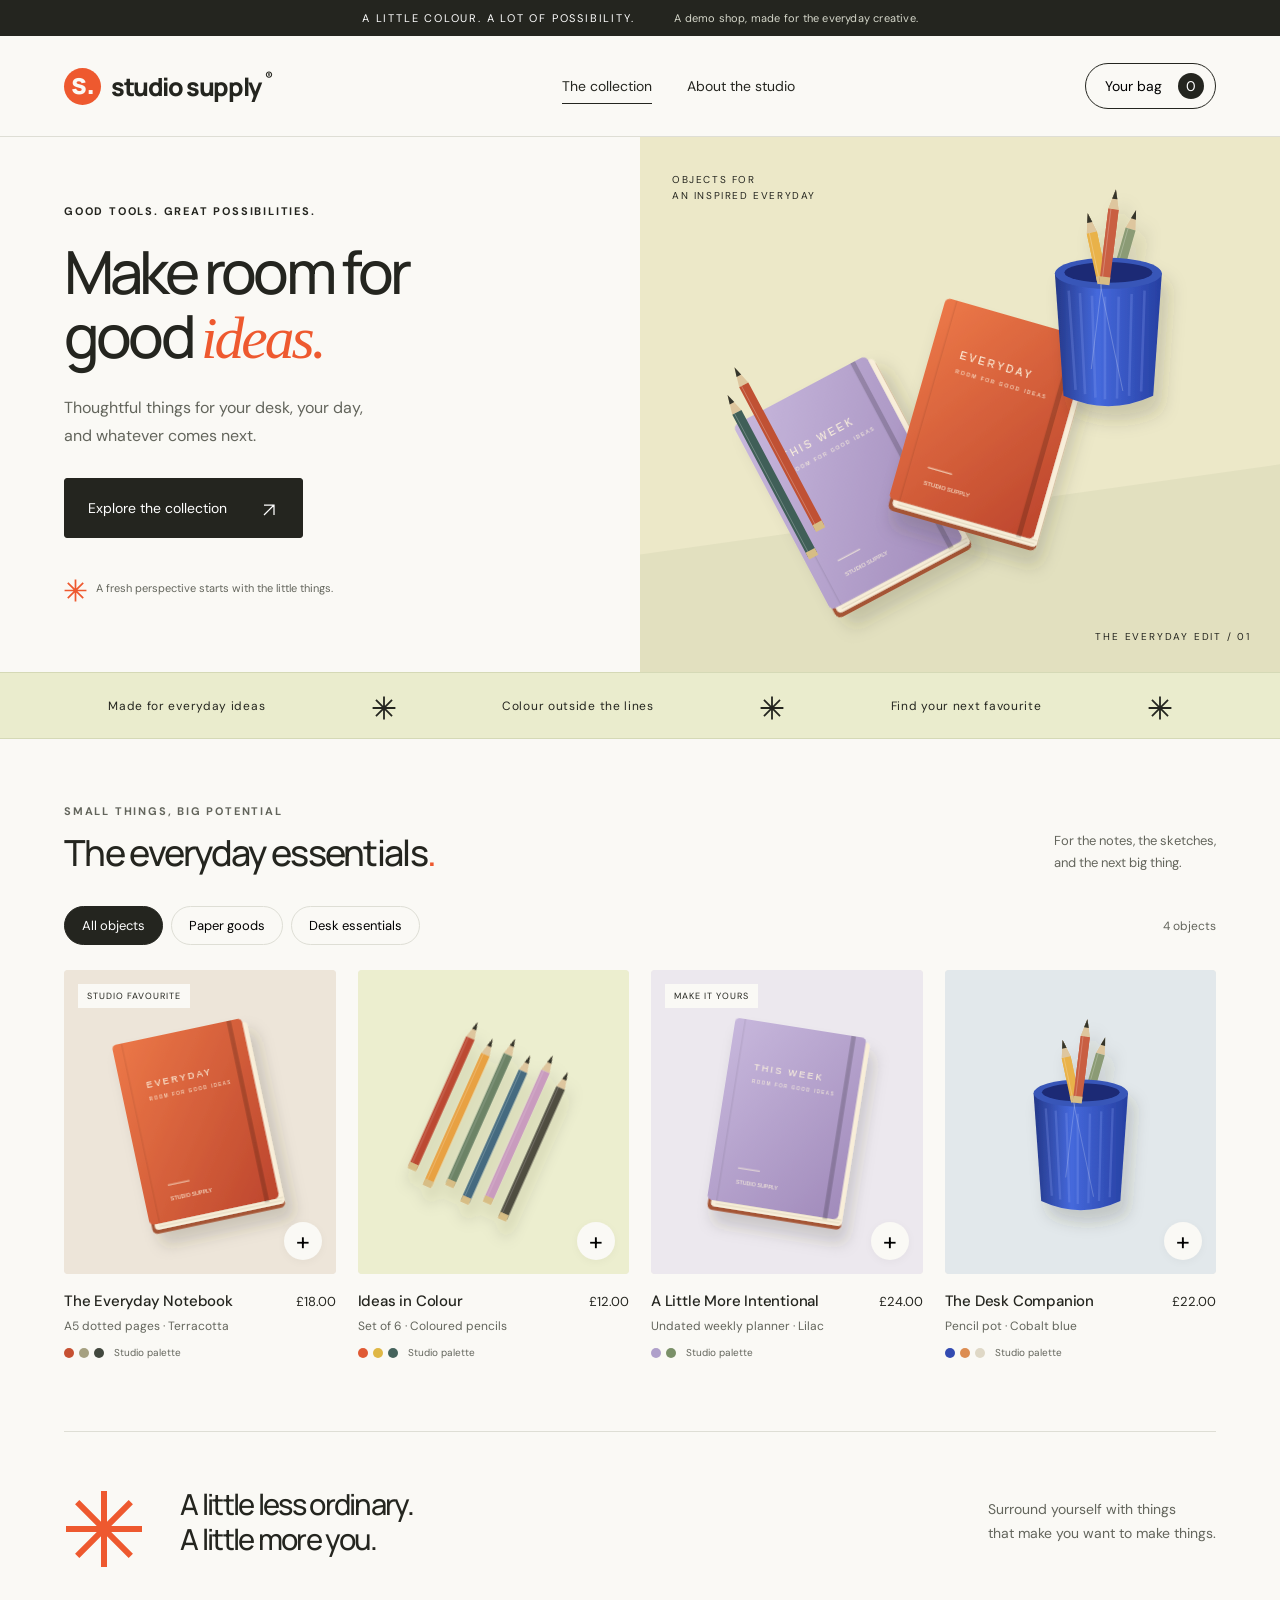
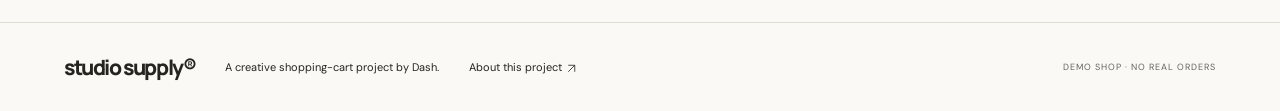
<file: index.html>
<!doctype html>
<html lang="en">
<head>
  <meta charset="utf-8">
  <meta name="viewport" content="width=device-width, initial-scale=1">
  <meta name="description" content="Studio Supply: a small collection of colourful tools for your everyday ideas. A shopping cart demo.">
  <title>Studio Supply — Make room for good ideas.</title>
  <link rel="icon" href="assets/favicon.svg" type="image/svg+xml">
  <link rel="stylesheet" href="style.css">
  <script src="js.js" defer></script>
</head>
<body>
  <a class="skip-link" href="#collection">Skip to collection</a>
  <div class="announcement">A LITTLE COLOUR. A LOT OF POSSIBILITY. <span>A demo shop, made for the everyday creative.</span></div>
  <header class="site-header">
    <a class="brand" href="index.html" aria-label="Studio Supply home"><span class="brand-mark" aria-hidden="true">s.</span>studio supply<span class="brand-dot">®</span></a>
    <nav aria-label="Main navigation"><a class="active" href="#collection">The collection</a><a href="contact.html">About the studio</a></nav>
    <button class="bag-button" id="open-cart" aria-haspopup="dialog">Your bag <span id="cart-count">0</span></button>
  </header>
  <main>
    <section class="hero" aria-labelledby="hero-title">
      <div class="hero-copy"><p class="eyebrow">GOOD TOOLS. GREAT POSSIBILITIES.</p><h1 id="hero-title">Make room for<br>good <em>ideas.</em></h1><p>Thoughtful things for your desk, your day,<br class="desktop-break"> and whatever comes next.</p><a class="primary-button" href="#collection">Explore the collection <span aria-hidden="true"><svg class="arrow-icon" viewBox="0 0 24 24" fill="none" stroke="currentColor" stroke-width="1.5" aria-hidden="true"><path d="M6 18L18 6M6 6h12v12"/></svg></span></a><div class="hero-note"><span aria-hidden="true"><svg class="star-icon" viewBox="0 0 40 40" fill="none" stroke="currentColor" stroke-width="3" aria-hidden="true"><path d="M20 1v38M1 20h38M6.6 6.6l26.8 26.8M6.6 33.4L33.4 6.6"/></svg></span> A fresh perspective starts with the little things.</div></div>
      <div class="hero-art"><img src="assets/studio.svg" alt="An orange notebook, a lilac notebook, a cobalt pencil cup and pencils arranged on a warm yellow desk." width="760" height="620"><span class="art-label">OBJECTS FOR<br>AN INSPIRED EVERYDAY</span><span class="edition">THE EVERYDAY EDIT / 01</span></div>
    </section>
    <div class="values-strip"><span>Made for everyday ideas</span><span aria-hidden="true"><svg class="star-icon" viewBox="0 0 40 40" fill="none" stroke="currentColor" stroke-width="3" aria-hidden="true"><path d="M20 1v38M1 20h38M6.6 6.6l26.8 26.8M6.6 33.4L33.4 6.6"/></svg></span><span>Colour outside the lines</span><span aria-hidden="true"><svg class="star-icon" viewBox="0 0 40 40" fill="none" stroke="currentColor" stroke-width="3" aria-hidden="true"><path d="M20 1v38M1 20h38M6.6 6.6l26.8 26.8M6.6 33.4L33.4 6.6"/></svg></span><span>Find your next favourite</span><span aria-hidden="true"><svg class="star-icon" viewBox="0 0 40 40" fill="none" stroke="currentColor" stroke-width="3" aria-hidden="true"><path d="M20 1v38M1 20h38M6.6 6.6l26.8 26.8M6.6 33.4L33.4 6.6"/></svg></span></div>
    <section class="collection" id="collection" aria-labelledby="collection-title">
      <div class="section-heading"><div><p class="eyebrow">SMALL THINGS, BIG POTENTIAL</p><h2 id="collection-title">The everyday essentials<span>.</span></h2></div><p>For the notes, the sketches,<br>and the next big thing.</p></div>
      <div class="collection-toolbar"><div class="filters" role="group" aria-label="Filter products"><button class="selected" data-filter="all" aria-pressed="true">All objects</button><button data-filter="paper" aria-pressed="false">Paper goods</button><button data-filter="desk" aria-pressed="false">Desk essentials</button></div><span id="product-count">4 objects</span></div>
      <div class="product-grid" id="products"></div>
      <noscript><p>Enable JavaScript to browse products and try the shopping bag.</p></noscript>
    </section>
    <section class="closing-note"><span aria-hidden="true"><svg class="star-icon" viewBox="0 0 40 40" fill="none" stroke="currentColor" stroke-width="3" aria-hidden="true"><path d="M20 1v38M1 20h38M6.6 6.6l26.8 26.8M6.6 33.4L33.4 6.6"/></svg></span><h2>A little less ordinary.<br>A little more you.</h2><p>Surround yourself with things<br>that make you want to make things.</p></section>
  </main>
  <footer><a class="brand" href="index.html">studio supply®</a><p>A creative shopping-cart project by Dash.</p><a href="contact.html">About this project <svg class="arrow-icon" viewBox="0 0 24 24" fill="none" stroke="currentColor" stroke-width="1.5" aria-hidden="true"><path d="M6 18L18 6M6 6h12v12"/></svg></a><span>DEMO SHOP · NO REAL ORDERS</span></footer>
  <dialog id="cart-dialog" aria-labelledby="bag-title">
    <div class="cart-header"><div><p class="eyebrow">YOUR EVERYDAY EDIT</p><h2 id="bag-title">Your bag<span>.</span></h2></div><button class="icon-button" id="close-cart" aria-label="Close bag">×</button></div>
    <div id="cart-items"></div>
    <div class="cart-summary"><div><span>Subtotal</span><strong id="subtotal">£0.00</strong></div><p>Demo shop — no payment or shipping required.</p><button class="primary-button" id="checkout" disabled>Complete demo order <span aria-hidden="true"><svg class="arrow-icon" viewBox="0 0 24 24" fill="none" stroke="currentColor" stroke-width="1.5" aria-hidden="true"><path d="M6 18L18 6M6 6h12v12"/></svg></span></button><button class="text-button" id="continue-shopping">Continue exploring</button></div>
  </dialog>
  <div class="toast" id="toast" role="status" aria-live="polite"></div>
</body>
</html>
</file>
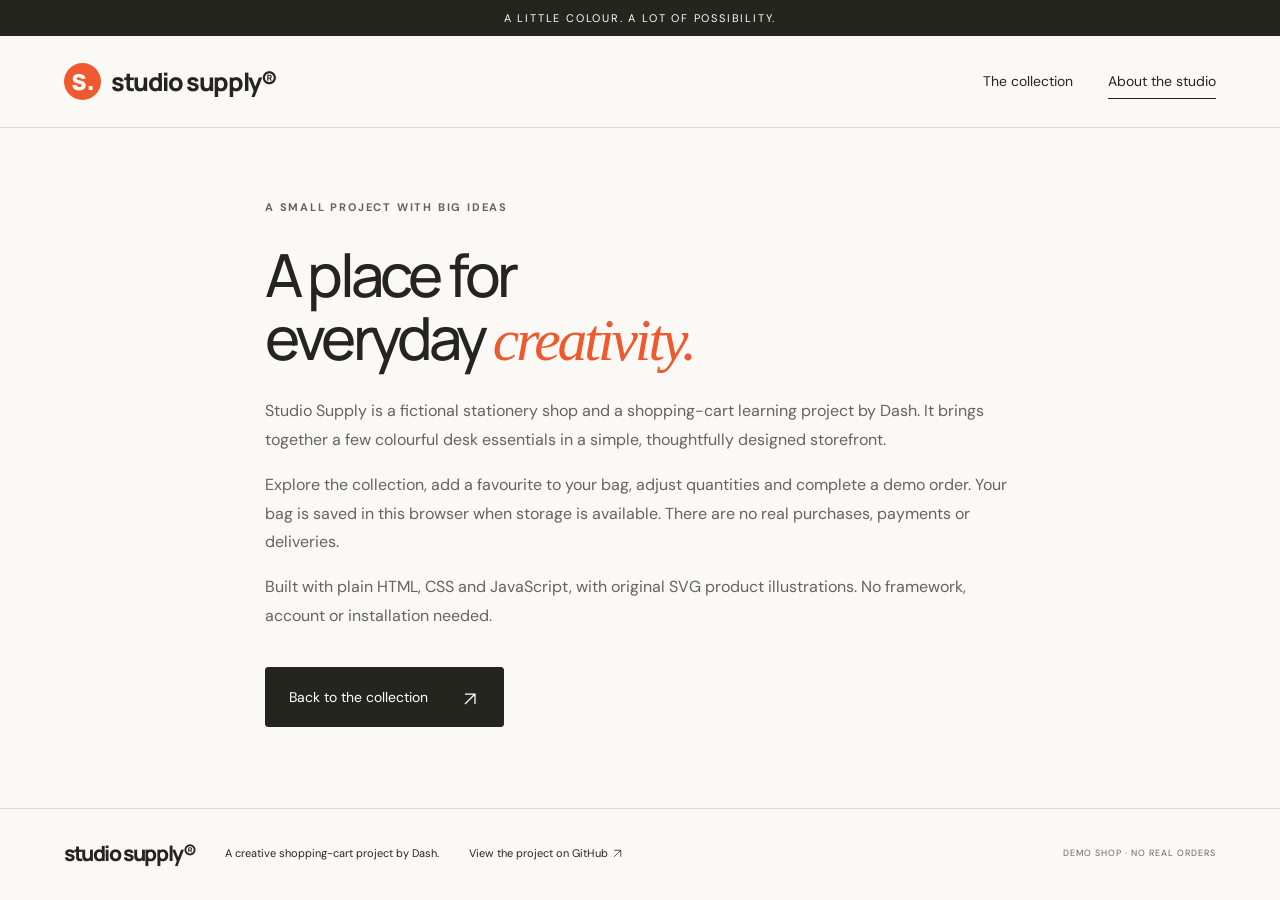
<file: contact.html>
<!doctype html>
<html lang="en"><head><meta charset="utf-8"><meta name="viewport" content="width=device-width, initial-scale=1"><title>About the studio — Studio Supply</title><link rel="icon" href="assets/favicon.svg" type="image/svg+xml"><link rel="stylesheet" href="style.css"></head>
<body><div class="announcement">A LITTLE COLOUR. A LOT OF POSSIBILITY.</div><header class="site-header"><a class="brand" href="index.html"><span class="brand-mark" aria-hidden="true">s.</span>studio supply®</a><nav aria-label="Main navigation"><a href="index.html#collection">The collection</a><a class="active" href="contact.html" aria-current="page">About the studio</a></nav></header><main class="about"><p class="eyebrow">A SMALL PROJECT WITH BIG IDEAS</p><h1>A place for<br>everyday <em>creativity.</em></h1><p>Studio Supply is a fictional stationery shop and a shopping-cart learning project by Dash. It brings together a few colourful desk essentials in a simple, thoughtfully designed storefront.</p><p>Explore the collection, add a favourite to your bag, adjust quantities and complete a demo order. Your bag is saved in this browser when storage is available. There are no real purchases, payments or deliveries.</p><p>Built with plain HTML, CSS and JavaScript, with original SVG product illustrations. No framework, account or installation needed.</p><a class="primary-button" href="index.html#collection">Back to the collection <span aria-hidden="true"><svg class="arrow-icon" viewBox="0 0 24 24" fill="none" stroke="currentColor" stroke-width="1.5" aria-hidden="true"><path d="M6 18L18 6M6 6h12v12"/></svg></span></a></main><footer><a class="brand" href="index.html">studio supply®</a><p>A creative shopping-cart project by Dash.</p><a href="https://github.com/dashgetlow/shopping-cart">View the project on GitHub <svg class="arrow-icon" viewBox="0 0 24 24" fill="none" stroke="currentColor" stroke-width="1.5" aria-hidden="true"><path d="M6 18L18 6M6 6h12v12"/></svg></a><span>DEMO SHOP · NO REAL ORDERS</span></footer></body></html>
</file>
<file: style.css>
@import url('https://fonts.googleapis.com/css2?family=DM+Sans:wght@400;500;600;700&family=Manrope:wght@400;500;600;700;800&display=swap');
:root{--ink:#24251f;--paper:#faf9f5;--orange:#ee592f;--line:#deded5;--muted:#63655c;--blue:#304dcc}*{box-sizing:border-box}html{scroll-behavior:smooth;scroll-padding-top:24px}body{margin:0;background:var(--paper);color:var(--ink);font-family:'DM Sans',sans-serif;font-size:16px}button,a{-webkit-tap-highlight-color:transparent}button{font:inherit;cursor:pointer}a{color:inherit;text-decoration:none}button:focus-visible,a:focus-visible{outline:3px solid var(--blue);outline-offset:5px}button:disabled{opacity:.45;cursor:not-allowed}.announcement{background:var(--ink);color:#fff;text-align:center;padding:11px 20px;font-size:11px;letter-spacing:1.8px}.announcement span{letter-spacing:.2px;margin-left:35px;color:#d5d7ca}.site-header{max-width:1440px;margin:auto;padding:27px 5%;display:flex;justify-content:space-between;align-items:center;gap:20px;border-bottom:1px solid var(--line)}.brand{font-family:Manrope,sans-serif;font-size:25px;font-weight:800;letter-spacing:-1.4px;display:flex;align-items:center;gap:10px}.brand-mark{display:grid;place-items:center;background:var(--orange);color:var(--paper);width:37px;height:37px;border-radius:50%;font-size:29px;line-height:1;padding-bottom:5px}.brand-dot{font-size:12px;align-self:flex-start;margin-left:-6px}nav{display:flex;gap:35px;font-size:14px}nav a{padding:8px 0}nav a.active{border-bottom:1px solid}.bag-button{background:none;border:1px solid var(--ink);border-radius:30px;padding:9px 11px 9px 19px;display:flex;align-items:center;gap:16px;font-size:14px}.bag-button span{background:var(--ink);color:white;border-radius:50%;min-width:26px;height:26px;display:grid;place-items:center}.hero{display:grid;grid-template-columns:1fr 1fr;max-width:1440px;margin:auto;min-height:535px}.hero-copy{padding:67px 8% 40px 10%}.eyebrow{font-size:11px;letter-spacing:1.8px;font-weight:700;margin:0 0 22px}h1,h2,h3,p{margin-top:0}h1{font-family:Manrope,sans-serif;font-weight:500;font-size:clamp(44px,4.65vw,71px);letter-spacing:-3.8px;line-height:1.07;margin-bottom:24px}h1 em{font-family:Georgia,serif;color:var(--orange);font-weight:400;letter-spacing:-3px}.hero-copy>p:not(.eyebrow){line-height:1.75;color:var(--muted);font-size:16px;margin-bottom:28px}.primary-button{display:inline-flex;align-items:center;justify-content:space-between;gap:32px;background:var(--ink);color:white;padding:16px 23px;border:1px solid var(--ink);border-radius:3px;font-size:14px}.primary-button:hover{background:var(--orange);border-color:var(--orange)}.primary-button span{font-size:20px}.hero-note{display:flex;align-items:center;gap:9px;font-size:11px;color:var(--muted);margin-top:35px}.hero-note span{font-size:23px;color:var(--orange)}.hero-art{position:relative;background:#ece8c8;overflow:hidden}.hero-art>img{width:100%;height:100%;object-fit:cover;display:block}.art-label{position:absolute;top:35px;left:32px;font-size:10px;letter-spacing:1.6px;line-height:1.6}.edition{position:absolute;bottom:29px;right:29px;font-size:10px;letter-spacing:1.8px}.values-strip{background:#eaeccd;border-top:1px solid #d5d9b6;border-bottom:1px solid #d5d9b6;display:flex;justify-content:space-around;align-items:center;gap:18px;padding:17px 5%;font-size:12px;letter-spacing:.7px}.values-strip span:nth-child(even){font-size:24px}.collection{max-width:1440px;padding:65px 5% 72px;margin:auto}.section-heading{display:flex;align-items:end;justify-content:space-between;gap:30px}.section-heading .eyebrow{margin-bottom:13px;color:var(--muted)}h2{font-family:Manrope,sans-serif;font-weight:500;font-size:36px;letter-spacing:-1.7px;line-height:1.2;margin-bottom:0}h2>span{color:var(--orange)}.section-heading>p{font-size:13px;line-height:1.7;color:var(--muted);margin-bottom:0}.collection-toolbar{display:flex;justify-content:space-between;align-items:center;margin:32px 0 25px}.filters{display:flex;gap:8px}.filters button{background:transparent;border:1px solid var(--line);padding:10px 17px;border-radius:30px;font-size:13px}.filters button.selected{background:var(--ink);color:white;border-color:var(--ink)}#product-count{font-size:12px;color:var(--muted)}.product-grid{display:grid;grid-template-columns:repeat(4,minmax(0,1fr));gap:22px}.product-picture{position:relative;overflow:hidden;aspect-ratio:1/1.12;background:#f0ece4;border-radius:4px}.product-picture img{width:100%;height:100%;object-fit:cover;transition:transform .35s}.product-card:hover img{transform:scale(1.045)}.badge{position:absolute;left:14px;top:14px;background:var(--paper);padding:6px 9px;font-size:9px;letter-spacing:1px;z-index:1}.add-button{position:absolute;right:14px;bottom:14px;border:0;background:var(--paper);border-radius:50%;width:38px;height:38px;font-size:25px;box-shadow:0 2px 10px #0000000a}.add-button:hover{background:var(--ink);color:white}.product-meta{display:flex;justify-content:space-between;gap:10px;margin-top:17px;align-items:baseline}.product-meta h3{font-size:15px;font-weight:500;margin-bottom:7px;letter-spacing:-.2px}.price{font-size:13px;white-space:nowrap}.product-description{font-size:12px;color:var(--muted);margin-bottom:12px}.swatches{display:flex;align-items:center;gap:5px}.swatch{display:inline-block;width:10px;height:10px;border-radius:50%;background:var(--swatch)}.swatches small{font-size:10px;margin-left:5px;color:var(--muted)}.closing-note{border-top:1px solid var(--line);max-width:1296px;margin:0 auto;display:flex;gap:36px;align-items:center;padding:38px 0 48px}.closing-note>span{font-size:80px;color:var(--orange)}.closing-note h2{font-size:29px}.closing-note p{font-size:14px;color:var(--muted);line-height:1.7;margin:0 0 0 auto}footer{border-top:1px solid var(--line);padding:30px 5%;display:flex;align-items:center;gap:30px;flex-wrap:wrap}footer .brand{font-size:21px}footer p,footer a:not(.brand){font-size:11px;margin:0}footer>span{margin-left:auto;font-size:9px;letter-spacing:1px;color:var(--muted)}dialog{position:fixed;margin:0 0 0 auto;inset:0;width:min(480px,100%);height:100dvh;max-height:100dvh;max-width:100%;border:0;padding:28px;background:var(--paper);color:var(--ink)}dialog::backdrop{background:#24251f70;backdrop-filter:blur(3px)}body:has(dialog[open]){overflow:hidden}.cart-header{display:flex;justify-content:space-between;align-items:center;border-bottom:1px solid var(--line);padding-bottom:25px}.cart-header .eyebrow{margin-bottom:10px}.icon-button{background:none;border:1px solid var(--line);border-radius:50%;font-size:25px;width:38px;height:38px}.cart-line{padding:22px 0;display:grid;grid-template-columns:80px 1fr auto;gap:14px;border-bottom:1px solid var(--line);align-items:center}.cart-line img{width:80px;border-radius:4px}.cart-line h3{font-size:14px;margin-bottom:6px}.cart-line p{font-size:13px;margin-bottom:10px}.quantity{display:inline-flex;align-items:center;border:1px solid var(--line);border-radius:3px}.quantity button{background:none;border:0;width:32px;height:32px}.quantity span{font-size:13px;min-width:22px;text-align:center}.remove{border:0;background:none;color:var(--muted);font-size:12px;text-decoration:underline}.cart-summary{padding-top:30px}.cart-summary>div{display:flex;justify-content:space-between}.cart-summary p{font-size:12px;color:var(--muted);margin:16px 0 24px}.cart-summary .primary-button{width:100%}.text-button{background:none;border:0;text-decoration:underline;display:block;margin:20px auto;font-size:13px}.empty-bag{text-align:center;padding:65px 15px;color:var(--muted);line-height:1.7}.empty-bag span{display:block;font-size:60px;color:var(--orange)}.empty-bag h3{color:var(--ink);margin:15px 0 8px}.toast{position:fixed;bottom:25px;left:50%;transform:translate(-50%,20px);background:var(--ink);color:white;padding:14px 22px;border-radius:4px;font-size:14px;opacity:0;pointer-events:none;transition:.2s;z-index:3;max-width:calc(100% - 32px);width:max-content}.toast.visible{opacity:1;transform:translate(-50%,0)}.skip-link{position:fixed;top:-60px;left:10px;z-index:5;background:white;padding:10px}.skip-link:focus{top:10px}.about{max-width:800px;margin:70px auto;padding:0 25px;min-height:60vh}.about h1{margin-top:25px}.about p{line-height:1.8;color:var(--muted)}.about .primary-button{margin-top:20px}
@media(min-width:1441px){.closing-note{max-width:1296px}}@media(max-width:1400px){.closing-note{margin:0 5%}}@media(max-width:900px){.site-header nav{gap:20px}.hero-copy{padding-top:45px}h1{font-size:48px;letter-spacing:-2.5px}.hero{min-height:480px}.product-grid{grid-template-columns:repeat(2,minmax(0,1fr));gap:30px 20px}.closing-note h2{font-size:25px}.announcement span{display:none}footer>span{margin-left:0}}@media(max-width:600px){.site-header{padding:20px 5%;flex-wrap:wrap}.brand{font-size:22px}.site-header nav{order:3;width:100%;justify-content:center;gap:35px;font-size:13px}.bag-button{padding:7px 9px 7px 13px;font-size:12px;gap:10px}.hero{grid-template-columns:1fr}.hero-copy{padding:40px 6% 30px}h1{font-size:52px}.hero-copy>p:not(.eyebrow){font-size:15px}.hero-note{margin-top:24px}.hero-art{height:340px}.hero-art>img{object-position:50% 54%}.values-strip{padding:15px 5%;font-size:10px;gap:12px;justify-content:space-between}.values-strip span:nth-child(n+4){display:none}.collection{padding:42px 5%}.section-heading{display:block}h2{font-size:31px}.section-heading>p{display:none}.collection-toolbar{gap:12px;align-items:start}.filters{gap:6px;flex-wrap:wrap}.filters button{font-size:11px;padding:9px 12px}#product-count{display:none}.product-grid{gap:25px 13px}.product-meta{display:block;margin-top:12px}.product-meta h3{font-size:14px}.price{display:block;margin-bottom:6px}.product-description{font-size:11px}.badge{font-size:8px;left:9px;top:9px}.add-button{right:9px;bottom:9px;width:36px;height:36px}.closing-note{gap:15px;flex-wrap:wrap;padding:30px 0}.closing-note>span{font-size:56px}.closing-note h2{font-size:25px}.closing-note p{margin:0;font-size:13px;width:100%}footer{gap:20px}footer p{width:100%;order:2}footer>span{width:100%;order:3}dialog{padding:22px}.announcement{font-size:9px;letter-spacing:1px}}@media(prefers-reduced-motion:reduce){html{scroll-behavior:auto}*,*::before,*::after{transition:none!important}}

.star-icon{width:1em;height:1em;display:inline-block;vertical-align:middle}.arrow-icon{width:20px;height:20px;display:inline-block;vertical-align:middle;flex:none}footer .arrow-icon{width:13px;height:13px}.values-strip .star-icon{color:var(--ink)}
</file>
